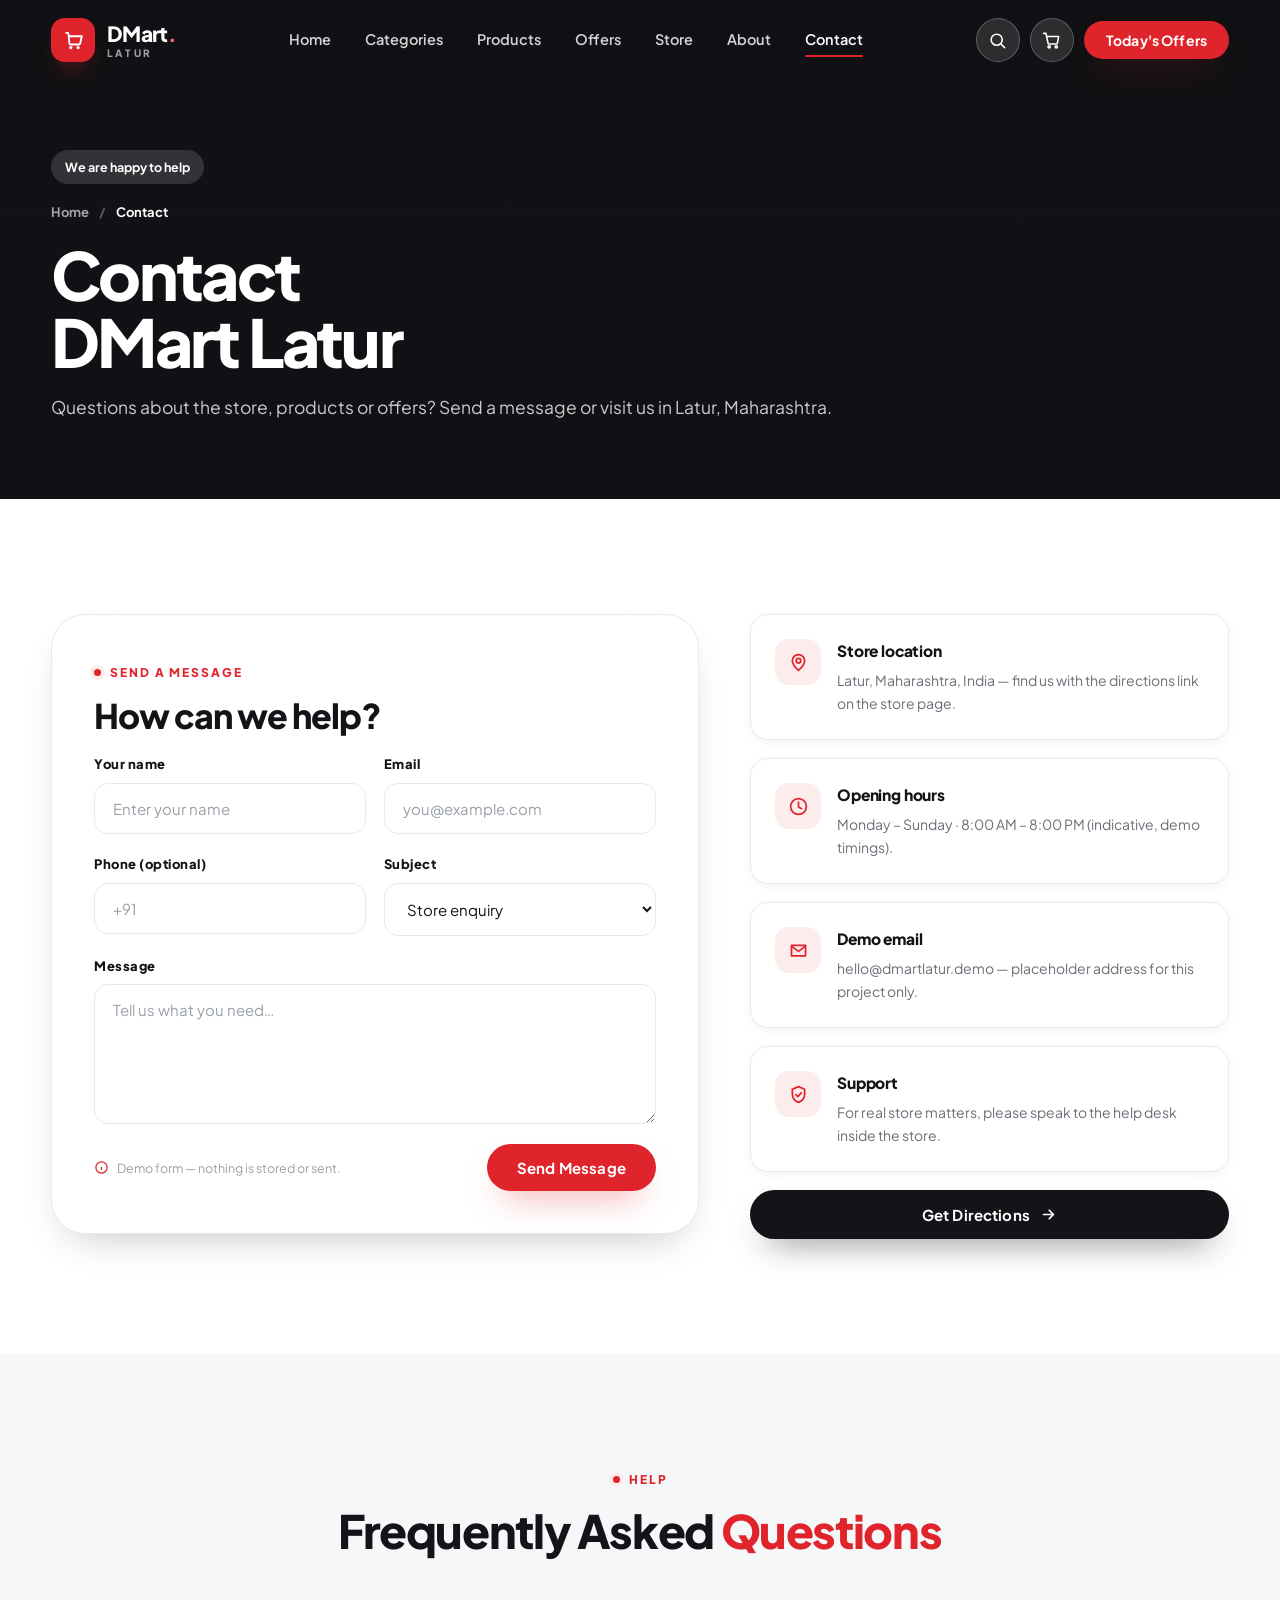
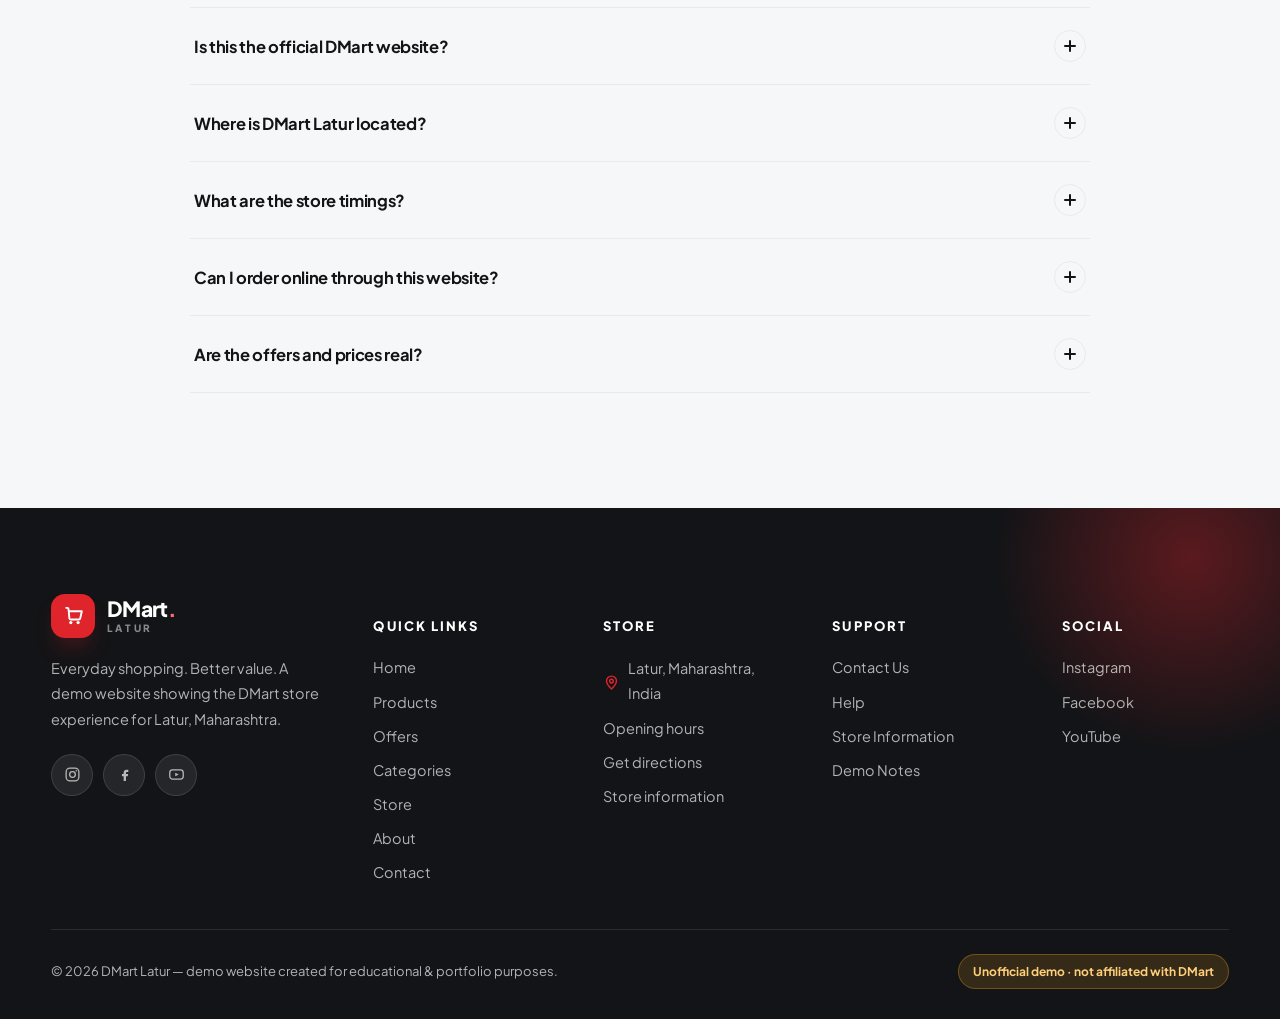
<file: contact.html>
<!DOCTYPE html>
<html lang="en">
<head>
<meta charset="UTF-8">
<meta name="viewport" content="width=device-width, initial-scale=1">
<title>Contact — DMart Latur | Latur, Maharashtra, India (Demo)</title>
<meta name="description" content="Contact DMart Latur — store location, opening hours and a demo enquiry form. DMart Latur, Maharashtra, India (demo website).">
<link rel="icon" href="data:image/svg+xml,<svg xmlns='http://www.w3.org/2000/svg' viewBox='0 0 64 64'><rect width='64' height='64' rx='16' fill='%23e0242b'/><text x='32' y='45' font-family='Arial' font-size='38' font-weight='bold' fill='white' text-anchor='middle'>D</text></svg>">
<link rel="preconnect" href="https://fonts.googleapis.com">
<link rel="preconnect" href="https://fonts.gstatic.com" crossorigin>
<link rel="preconnect" href="https://images.unsplash.com">
<link href="https://fonts.googleapis.com/css2?family=Plus+Jakarta+Sans:wght@400;500;600;700;800&display=swap" rel="stylesheet">
<link rel="stylesheet" href="css/base.css">
<link rel="stylesheet" href="css/components.css">
<link rel="stylesheet" href="css/sections.css">
</head>

<body data-page="contact">

<!-- ============ NAVBAR ============ -->
<header class="nav" id="nav">
  <div class="nav__progress" id="navProgress"></div>
  <div class="container nav__inner">
    <a class="brand" href="index.html" aria-label="DMart Latur home">
      <span class="brand__mark">
        <svg viewBox="0 0 24 24"><path d="M4.4 4h1.2a1 1 0 01.97.76l.4 1.74m0 0L7.7 15a1.6 1.6 0 001.56 1.25h8.1A1.6 1.6 0 0019 15l1.7-7.5H6.97" fill="none" stroke="#fff" stroke-width="2" stroke-linecap="round" stroke-linejoin="round"/><circle cx="9.2" cy="19.4" r="1.7" fill="#fff"/><circle cx="16.8" cy="19.4" r="1.7" fill="#fff"/></svg>
      </span>
      <span class="brand__text"><strong>DMart<i>.</i></strong><small>Latur</small></span>
    </a>

    <nav class="nav__links" aria-label="Primary navigation">
      <a class="nav__link" data-nav="home" href="index.html">Home</a>
      <a class="nav__link" data-nav="categories" href="categories.html">Categories</a>
      <a class="nav__link" data-nav="products" href="products.html">Products</a>
      <a class="nav__link" data-nav="offers" href="offers.html">Offers</a>
      <a class="nav__link" data-nav="store" href="store.html">Store</a>
      <a class="nav__link" data-nav="about" href="about.html">About</a>
      <a class="nav__link" data-nav="contact" href="contact.html">Contact</a>
    </nav>

    <div class="nav__actions">
      <button class="icon-btn" id="searchOpen" aria-label="Open search">
        <svg viewBox="0 0 24 24"><circle cx="11" cy="11" r="7"/><path d="M21 21l-4.3-4.3"/></svg>
      </button>
      <button class="icon-btn" data-cart-open aria-label="Open cart">
        <svg viewBox="0 0 24 24"><circle cx="9" cy="20" r="1.4"/><circle cx="18" cy="20" r="1.4"/><path d="M2 3h3l2.6 12.2a1.6 1.6 0 001.6 1.3h8.6a1.6 1.6 0 001.6-1.3L21 7H6"/></svg>
        <span class="icon-btn__badge" id="cartBadge">0</span>
      </button>
      <a class="btn btn--primary btn--sm nav__cta" href="offers.html" data-magnetic>Today's Offers</a>
      <button class="burger" id="burger" aria-label="Open menu"><span></span><span></span><span></span></button>
    </div>
  </div>
</header>

<!-- ============ MOBILE MENU ============ -->
<div class="mobile-menu" id="mobileMenu">
  <div class="mobile-menu__top">
    <a class="brand" href="index.html">
      <span class="brand__mark">
        <svg viewBox="0 0 24 24"><path d="M4.4 4h1.2a1 1 0 01.97.76l.4 1.74m0 0L7.7 15a1.6 1.6 0 001.56 1.25h8.1A1.6 1.6 0 0019 15l1.7-7.5H6.97" fill="none" stroke="#fff" stroke-width="2" stroke-linecap="round" stroke-linejoin="round"/><circle cx="9.2" cy="19.4" r="1.7" fill="#fff"/><circle cx="16.8" cy="19.4" r="1.7" fill="#fff"/></svg>
      </span>
      <span class="brand__text"><strong>DMart<i>.</i></strong><small>Latur</small></span>
    </a>
    <button class="icon-btn" id="menuClose" aria-label="Close menu">
      <svg viewBox="0 0 24 24"><path d="M18 6L6 18M6 6l12 12"/></svg>
    </button>
  </div>
  <nav class="mobile-menu__links" aria-label="Mobile navigation">
    <a data-nav="home" href="index.html">Home <span>01</span></a>
    <a data-nav="categories" href="categories.html">Categories <span>02</span></a>
    <a data-nav="products" href="products.html">Products <span>03</span></a>
    <a data-nav="offers" href="offers.html">Offers <span>04</span></a>
    <a data-nav="store" href="store.html">Store <span>05</span></a>
    <a data-nav="about" href="about.html">About <span>06</span></a>
    <a data-nav="contact" href="contact.html">Contact <span>07</span></a>
  </nav>
  <div class="mobile-menu__foot">
    <span class="mobile-menu__loc">
      <svg viewBox="0 0 24 24"><path d="M12 21s7-6.2 7-11a7 7 0 10-14 0c0 4.8 7 11 7 11z"/><circle cx="12" cy="10" r="2.6"/></svg>
      Latur, Maharashtra, India
    </span>
    <a class="btn btn--primary btn--block" href="offers.html">View Today's Offers</a>
  </div>
</div>

<!-- ============ SEARCH OVERLAY ============ -->
<div class="search" id="search" role="dialog" aria-modal="true" aria-label="Search products">
  <div class="search__backdrop"></div>
  <div class="search__panel">
    <div class="search__row">
      <svg viewBox="0 0 24 24"><circle cx="11" cy="11" r="7"/><path d="M21 21l-4.3-4.3"/></svg>
      <input class="search__input" id="searchInput" type="text" placeholder="Search products or categories…" autocomplete="off">
      <button class="search__esc" id="searchClose">ESC</button>
    </div>
    <div class="search__hint">Quick search</div>
    <div class="search__results" id="searchResults"></div>
    <div class="search__foot">
      <span>Try: rice · juice · baby care · stationery</span>
      <span>Demo search — filters this website's products</span>
    </div>
  </div>
</div>

<!-- ============ PAGE ============ -->
<main>

  <section class="page-hero">
    <div class="page-hero__bg" style="background-image:url('https://images.unsplash.com/photo-1578916171728-46686eac8d58?auto=format&fit=crop&w=1920&q=80')"></div>
    <div class="container page-hero__inner">
      <span class="chip chip--dark" data-reveal="up">We are happy to help</span>
      <nav class="breadcrumb" aria-label="Breadcrumb">
        <a href="index.html">Home</a><i>/</i><b>Contact</b>
      </nav>
      <h1 data-reveal="up" data-delay="0.06">Contact<br>DMart Latur</h1>
      <p data-reveal="up" data-delay="0.14">Questions about the store, products or offers? Send a message or visit us in Latur, Maharashtra.</p>
    </div>
  </section>

  <section class="section">
    <div class="container">
      <div class="contact__grid">

        <!-- form -->
        <form class="contact__form js-form" data-reveal="left" novalidate>
          <div>
            <span class="eyebrow">Send a message</span>
            <h2 class="section-title" style="font-size:clamp(24px,3vw,34px);margin-top:14px">How can we help?</h2>
          </div>

          <div class="form-grid">
            <div class="field">
              <label for="cName">Your name</label>
              <input id="cName" name="name" type="text" placeholder="Enter your name" required>
            </div>
            <div class="field">
              <label for="cEmail">Email</label>
              <input id="cEmail" name="email" type="email" placeholder="you@example.com" required>
            </div>
          </div>

          <div class="form-grid">
            <div class="field">
              <label for="cPhone">Phone (optional)</label>
              <input id="cPhone" name="phone" type="tel" placeholder="+91">
            </div>
            <div class="field">
              <label for="cSubject">Subject</label>
              <select id="cSubject" name="subject">
                <option>Store enquiry</option>
                <option>Product question</option>
                <option>Offers &amp; deals</option>
                <option>Feedback</option>
                <option>Something else</option>
              </select>
            </div>
          </div>

          <div class="field">
            <label for="cMessage">Message</label>
            <textarea id="cMessage" name="message" placeholder="Tell us what you need…" required></textarea>
          </div>

          <div style="display:flex;align-items:center;justify-content:space-between;gap:16px;flex-wrap:wrap">
            <span class="form-note">
              <svg viewBox="0 0 24 24"><circle cx="12" cy="12" r="9"/><path d="M12 11v5M12 8h.01"/></svg>
              Demo form — nothing is stored or sent.
            </span>
            <button class="btn btn--primary" type="submit" data-label="Send Message">Send Message</button>
          </div>
        </form>

        <!-- side info -->
        <div class="contact__side">
          <div class="info-card" data-reveal="right" data-delay="0.06">
            <span class="info-card__ic"><svg viewBox="0 0 24 24"><path d="M12 21s7-6.2 7-11a7 7 0 10-14 0c0 4.8 7 11 7 11z"/><circle cx="12" cy="10" r="2.6"/></svg></span>
            <div>
              <h4>Store location</h4>
              <p>Latur, Maharashtra, India — find us with the directions link on the store page.</p>
            </div>
          </div>

          <div class="info-card" data-reveal="right" data-delay="0.14">
            <span class="info-card__ic"><svg viewBox="0 0 24 24"><circle cx="12" cy="12" r="9"/><path d="M12 7v5.5l3.5 2"/></svg></span>
            <div>
              <h4>Opening hours</h4>
              <p>Monday – Sunday · 8:00 AM – 8:00 PM (indicative, demo timings).</p>
            </div>
          </div>

          <div class="info-card" data-reveal="right" data-delay="0.22">
            <span class="info-card__ic"><svg viewBox="0 0 24 24"><path d="M4 6h16v12H4z"/><path d="M4 7l8 6 8-6"/></svg></span>
            <div>
              <h4>Demo email</h4>
              <p>hello@dmartlatur.demo — placeholder address for this project only.</p>
            </div>
          </div>

          <div class="info-card" data-reveal="right" data-delay="0.3">
            <span class="info-card__ic"><svg viewBox="0 0 24 24"><path d="M12 3l7 3v5.6c0 4.4-2.9 7.7-7 9.4-4.1-1.7-7-5-7-9.4V6z"/><path d="M9 12.2l2.2 2.2 4-4.2"/></svg></span>
            <div>
              <h4>Support</h4>
              <p>For real store matters, please speak to the help desk inside the store.</p>
            </div>
          </div>

          <a class="btn btn--dark btn--block" href="https://www.google.com/maps/search/?api=1&query=DMart+Latur+Maharashtra" target="_blank" rel="noopener" data-reveal="up" data-delay="0.36" data-magnetic>
            Get Directions
            <svg width="17" height="17" viewBox="0 0 24 24" fill="none" stroke="currentColor" stroke-width="2.4" stroke-linecap="round" stroke-linejoin="round"><path d="M5 12h14M13 6l6 6-6 6"/></svg>
          </a>
        </div>
      </div>
    </div>
  </section>

  <!-- FAQ -->
  <section class="section section--surface" id="faq">
    <div class="container" style="max-width:min(900px,92%)">
      <div class="section-head" style="justify-content:center;text-align:center">
        <div class="section-head__copy" style="align-items:center">
          <span class="eyebrow" data-reveal="up">Help</span>
          <h2 class="section-title" data-reveal="up" data-delay="0.08">Frequently Asked <em>Questions</em></h2>
        </div>
      </div>

      <div class="acc" data-reveal="up">
        <div class="acc__item">
          <button class="acc__btn" type="button">
            Is this the official DMart website?
            <span class="acc__ico"></span>
          </button>
          <div class="acc__body">
            <p>No. This is an independent demo website created for a college project and portfolio use. It is not affiliated with, or operated by, DMart. Product names, prices and offers are illustrative demo content.</p>
          </div>
        </div>

        <div class="acc__item">
          <button class="acc__btn" type="button">
            Where is DMart Latur located?
            <span class="acc__ico"></span>
          </button>
          <div class="acc__body">
            <p>The store is in Latur, Maharashtra, India. This demo does not list an exact street address — use the “Get Directions” button on the store page to open the location in maps.</p>
          </div>
        </div>

        <div class="acc__item">
          <button class="acc__btn" type="button">
            What are the store timings?
            <span class="acc__ico"></span>
          </button>
          <div class="acc__body">
            <p>The timings shown (8:00 AM – 8:00 PM, all week) are indicative for this demo. Please confirm the actual timings locally before visiting.</p>
          </div>
        </div>

        <div class="acc__item">
          <button class="acc__btn" type="button">
            Can I order online through this website?
            <span class="acc__ico"></span>
          </button>
          <div class="acc__body">
            <p>No — this is a static demo site, so cart and checkout actions are simulated only. For real purchases, visit the store in Latur and check current delivery or pickup options with the team there.</p>
          </div>
        </div>

        <div class="acc__item">
          <button class="acc__btn" type="button">
            Are the offers and prices real?
            <span class="acc__ico"></span>
          </button>
          <div class="acc__body">
            <p>The offers, discounts and prices on this website are demo content created to show the design. They are not a real price list and should not be treated as one.</p>
          </div>
        </div>
      </div>
    </div>
  </section>

</main>

<!-- ============ FOOTER ============ -->
<footer class="footer">
  <div class="container">
    <div class="footer__main">
      <div class="footer__brand">
        <a class="brand" href="index.html">
          <span class="brand__mark">
            <svg viewBox="0 0 24 24"><path d="M4.4 4h1.2a1 1 0 01.97.76l.4 1.74m0 0L7.7 15a1.6 1.6 0 001.56 1.25h8.1A1.6 1.6 0 0019 15l1.7-7.5H6.97" fill="none" stroke="#fff" stroke-width="2" stroke-linecap="round" stroke-linejoin="round"/><circle cx="9.2" cy="19.4" r="1.7" fill="#fff"/><circle cx="16.8" cy="19.4" r="1.7" fill="#fff"/></svg>
          </span>
          <span class="brand__text"><strong>DMart<i>.</i></strong><small>Latur</small></span>
        </a>
        <p>Everyday shopping. Better value. A demo website showing the DMart store experience for Latur, Maharashtra.</p>
        <div class="footer__socials">
          <a href="#" aria-label="Instagram" data-no-transition><svg viewBox="0 0 24 24"><rect x="3" y="3" width="18" height="18" rx="5.5"/><circle cx="12" cy="12" r="4"/><circle cx="17.4" cy="6.6" r="1.1" fill="currentColor" stroke="none"/></svg></a>
          <a href="#" aria-label="Facebook" data-no-transition><svg viewBox="0 0 24 24"><path d="M14.8 8.4h2.6V5.2h-2.6c-2.3 0-4 1.8-4 4.1v1.9H8.4v3.2h2.4V21h3.3v-6.6h2.5l.5-3.2h-3V9.4c0-.6.4-1 1.2-1z" fill="currentColor" stroke="none"/></svg></a>
          <a href="#" aria-label="YouTube" data-no-transition><svg viewBox="0 0 24 24"><rect x="2.5" y="5.6" width="19" height="12.8" rx="4"/><path d="M10.2 9.6l5 2.4-5 2.4z" fill="currentColor" stroke="none"/></svg></a>
        </div>
      </div>

      <div class="footer__col">
        <h5>Quick Links</h5>
        <ul>
          <li><a href="index.html">Home</a></li>
          <li><a href="products.html">Products</a></li>
          <li><a href="offers.html">Offers</a></li>
          <li><a href="categories.html">Categories</a></li>
          <li><a href="store.html">Store</a></li>
          <li><a href="about.html">About</a></li>
          <li><a href="contact.html">Contact</a></li>
        </ul>
      </div>

      <div class="footer__col">
        <h5>Store</h5>
        <ul>
          <li class="footer__store">
            <svg viewBox="0 0 24 24"><path d="M12 21s7-6.2 7-11a7 7 0 10-14 0c0 4.8 7 11 7 11z"/><circle cx="12" cy="10" r="2.6"/></svg>
            <span>Latur, Maharashtra, India</span>
          </li>
          <li><a href="store.html">Opening hours</a></li>
          <li><a href="https://www.google.com/maps/search/?api=1&query=DMart+Latur+Maharashtra" target="_blank" rel="noopener">Get directions</a></li>
          <li><a href="store.html">Store information</a></li>
        </ul>
      </div>

      <div class="footer__col">
        <h5>Support</h5>
        <ul>
          <li><a href="contact.html">Contact Us</a></li>
          <li><a href="contact.html#faq">Help</a></li>
          <li><a href="store.html">Store Information</a></li>
          <li><a href="about.html">Demo Notes</a></li>
        </ul>
      </div>

      <div class="footer__col">
        <h5>Social</h5>
        <ul>
          <li><a href="#" data-no-transition>Instagram</a></li>
          <li><a href="#" data-no-transition>Facebook</a></li>
          <li><a href="#" data-no-transition>YouTube</a></li>
        </ul>
      </div>
    </div>

    <div class="footer__bar">
      <p>© <span data-year>2026</span> DMart Latur — demo website created for educational &amp; portfolio purposes.</p>
      <span class="footer__demo">Unofficial demo · not affiliated with DMart</span>
    </div>
  </div>
</footer>

<!-- ============ CURTAIN ============ -->
<div class="curtain" id="curtain" aria-hidden="true">
  <div class="curtain__panels"><span></span><span></span><span></span><span></span><span></span></div>
  <div class="curtain__brand">
    <div class="loader-mark">
      <span class="loader-mark__box">
        <svg viewBox="0 0 24 24"><path d="M4.4 4h1.2a1 1 0 01.97.76l.4 1.74m0 0L7.7 15a1.6 1.6 0 001.56 1.25h8.1A1.6 1.6 0 0019 15l1.7-7.5H6.97" fill="none" stroke="#fff" stroke-width="2" stroke-linecap="round" stroke-linejoin="round"/><circle cx="9.2" cy="19.4" r="1.7" fill="#fff"/><circle cx="16.8" cy="19.4" r="1.7" fill="#fff"/></svg>
      </span>
      <span class="loader-mark__txt">DMart<span>.</span></span>
    </div>
    <div class="loader-bar"><i></i></div>
    <div class="loader-sub">Latur · Maharashtra</div>
  </div>
</div>
<noscript><style>#curtain{display:none}[data-reveal]{opacity:1;transform:none;filter:none}</style></noscript>

<script src="js/data.js"></script>
<script src="js/main.js"></script>
</body>
</html>
</file>
<file: css/base.css>
/* ============================================================
   DMart Latur — Base: tokens, reset, typography, utilities
   ============================================================ */

:root{
  /* colour system */
  --red:#e0242b;
  --red-600:#c81c23;
  --red-700:#a5161c;
  --red-soft:#fdecec;
  --ink:#131417;
  --ink-2:#1b1d21;
  --ink-3:#26282d;
  --gray:#6a6f78;
  --gray-2:#9aa0a8;
  --line:#e8e9ed;
  --surface:#f6f7f9;
  --white:#fff;
  --amber:#ffb020;
  --orange:#ff7a18;

  /* shape */
  --r-sm:12px;
  --r-md:18px;
  --r-lg:26px;
  --r-xl:34px;

  /* elevation */
  --sh-sm:0 2px 10px rgba(19,20,23,.05);
  --sh-md:0 18px 44px -22px rgba(19,20,23,.32);
  --sh-lg:0 40px 80px -40px rgba(19,20,23,.45);
  --sh-red:0 16px 34px -16px rgba(224,36,43,.65);

  /* motion */
  --ease:cubic-bezier(.22,1,.36,1);
  --ease-soft:cubic-bezier(.4,0,.2,1);

  /* layout */
  --nav-h:80px;
  --nav-h-sm:64px;
  --font:'Plus Jakarta Sans',-apple-system,BlinkMacSystemFont,'Segoe UI',Roboto,Helvetica,Arial,sans-serif;
}

*,*::before,*::after{box-sizing:border-box}

html{
  scroll-behavior:smooth;
  -webkit-text-size-adjust:100%;
}

body{
  margin:0;
  font-family:var(--font);
  color:var(--ink);
  background:var(--white);
  line-height:1.6;
  font-size:16px;
  overflow-x:hidden;
  -webkit-font-smoothing:antialiased;
}

body.no-scroll{overflow:hidden}

img{max-width:100%;display:block}
a{color:inherit;text-decoration:none}
button,input,select,textarea{font-family:inherit;font-size:inherit;color:inherit}
button{cursor:pointer;border:none;background:none}
ul{margin:0;padding:0;list-style:none}
h1,h2,h3,h4,p{margin:0}

::selection{background:var(--red);color:#fff}

:focus-visible{
  outline:2px solid var(--red);
  outline-offset:3px;
  border-radius:4px;
}

/* ---------- scrollbar ---------- */
::-webkit-scrollbar{width:10px}
::-webkit-scrollbar-track{background:var(--surface)}
::-webkit-scrollbar-thumb{background:#cfd2d7;border-radius:20px;border:2px solid var(--surface)}
::-webkit-scrollbar-thumb:hover{background:var(--red)}

/* ---------- typography helpers ---------- */
.eyebrow{
  display:inline-flex;
  align-items:center;
  gap:9px;
  font-size:12px;
  font-weight:800;
  letter-spacing:.16em;
  text-transform:uppercase;
  color:var(--red);
}
.eyebrow::before{
  content:"";
  width:7px;height:7px;border-radius:50%;
  background:var(--red);
  box-shadow:0 0 0 4px var(--red-soft);
}
.eyebrow--light{color:#ffd7d9}
.eyebrow--light::before{background:#ff6b70;box-shadow:0 0 0 4px rgba(255,107,112,.22)}

.section-title{
  font-size:clamp(28px,4vw,46px);
  font-weight:800;
  letter-spacing:-.03em;
  line-height:1.1;
}
.section-title em{
  font-style:normal;
  color:var(--red);
}
.lead{
  color:var(--gray);
  font-size:clamp(15px,1.4vw,17px);
  line-height:1.75;
  max-width:62ch;
}
.text-light{color:rgba(255,255,255,.72)}

/* ---------- layout ---------- */
.container{width:min(1220px,92%);margin-inline:auto}
.section{padding:clamp(70px,9vw,124px) 0;position:relative}
.section--tight{padding:clamp(54px,6vw,86px) 0}
.section--surface{background:var(--surface)}
.section-head{
  display:flex;
  justify-content:space-between;
  align-items:flex-end;
  gap:32px;
  margin-bottom:clamp(34px,4vw,54px);
}
.section-head__copy{display:flex;flex-direction:column;gap:16px}
.section-head .lead{margin-top:-4px}
.section-link{
  display:inline-flex;align-items:center;gap:10px;
  font-weight:700;font-size:14.5px;color:var(--ink);
  padding:12px 22px;border-radius:999px;
  background:var(--white);border:1px solid var(--line);
  box-shadow:var(--sh-sm);
  transition:.4s var(--ease);
  white-space:nowrap;
}
.section-link svg{transition:transform .4s var(--ease)}
.section-link:hover{border-color:var(--ink);box-shadow:var(--sh-md);transform:translateY(-2px)}
.section-link:hover svg{transform:translateX(5px)}
@media(max-width:760px){
  .section-head{flex-direction:column;align-items:flex-start}
}

/* ---------- buttons ---------- */
.btn{
  position:relative;
  display:inline-flex;
  align-items:center;
  justify-content:center;
  gap:10px;
  padding:16px 30px;
  border-radius:999px;
  font-weight:700;
  font-size:15px;
  letter-spacing:.01em;
  line-height:1;
  transition:transform .45s var(--ease),box-shadow .45s var(--ease),background .3s,color .3s,border-color .3s;
  will-change:transform;
  overflow:hidden;
}
.btn svg{transition:transform .45s var(--ease)}
.btn:hover svg{transform:translateX(5px)}
.btn:active{transform:scale(.97)}

.btn--primary{background:var(--red);color:#fff;box-shadow:var(--sh-red)}
.btn--primary:hover{background:var(--red-600);box-shadow:0 22px 42px -16px rgba(224,36,43,.72);transform:translateY(-3px)}

.btn--dark{background:var(--ink);color:#fff;box-shadow:0 16px 34px -18px rgba(19,20,23,.9)}
.btn--dark:hover{background:var(--ink-3);transform:translateY(-3px)}

.btn--ghost{
  background:rgba(255,255,255,.1);
  color:#fff;
  border:1px solid rgba(255,255,255,.38);
  backdrop-filter:blur(10px);
  -webkit-backdrop-filter:blur(10px);
}
.btn--ghost:hover{background:#fff;color:var(--ink);border-color:#fff;transform:translateY(-3px)}

.btn--light{background:#fff;color:var(--ink);box-shadow:var(--sh-md)}
.btn--light:hover{transform:translateY(-3px);box-shadow:var(--sh-lg)}

.btn--sm{padding:12px 22px;font-size:14px}
.btn--block{width:100%}

.btn .btn__ic{display:inline-flex}

/* ---------- reveal on scroll ---------- */
 [data-reveal]{
  opacity:0;
  transition:opacity .9s var(--ease),transform .9s var(--ease),filter .9s var(--ease);
  transition-delay:var(--d,0s);
  will-change:opacity,transform;
}
[data-reveal="up"]{transform:translate3d(0,38px,0)}
[data-reveal="down"]{transform:translate3d(0,-38px,0)}
[data-reveal="left"]{transform:translate3d(-46px,0,0)}
[data-reveal="right"]{transform:translate3d(46px,0,0)}
[data-reveal="scale"]{transform:scale(.94)}
[data-reveal="blur"]{filter:blur(14px);transform:translate3d(0,26px,0)}
[data-reveal="zoom"]{transform:scale(1.12);opacity:0}
[data-reveal].is-in{opacity:1;transform:none;filter:none}

/* ---------- page curtain / transitions ---------- */
.curtain{
  position:fixed;
  inset:0;
  z-index:11000;
  pointer-events:all;
}
.curtain.is-out{pointer-events:none}
.curtain__panels{
  position:absolute;
  inset:0;
  display:grid;
  grid-template-columns:repeat(5,1fr);
}
.curtain__panels span{
  background:var(--ink);
  transform:translateY(0);
  transition:transform .6s var(--ease);
}
.curtain__panels span:nth-child(1){transition-delay:.16s;background:#111216}
.curtain__panels span:nth-child(2){transition-delay:.10s;background:#15161a}
.curtain__panels span:nth-child(3){transition-delay:.04s;background:#111216}
.curtain__panels span:nth-child(4){transition-delay:.10s;background:#15161a}
.curtain__panels span:nth-child(5){transition-delay:.16s;background:#111216}
.curtain.is-out .curtain__panels span{transform:translateY(-101%)}
/* covering again (page navigation) is fast and uniform */
.curtain:not(.is-out) .curtain__panels span{
  transition-duration:.42s;
  transition-delay:0s;
}

.curtain__brand{
  position:absolute;
  inset:0;
  display:grid;
  place-content:center;
  justify-items:center;
  gap:22px;
  transition:opacity .4s var(--ease),transform .5s var(--ease);
}
.curtain.is-out .curtain__brand{opacity:0;transform:translateY(-16px) scale(.95)}

.loader-mark{
  display:flex;align-items:center;gap:14px;
  animation:loaderPop .8s var(--ease) both;
}
.loader-mark__box{
  width:58px;height:58px;border-radius:17px;
  background:var(--red);
  display:grid;place-items:center;
  box-shadow:0 20px 46px -18px rgba(224,36,43,.9);
}
.loader-mark__box svg{width:30px;height:30px;fill:#fff}
.loader-mark__txt{
  color:#fff;font-size:32px;font-weight:800;letter-spacing:-.03em;
  animation:fadeUp .7s .15s var(--ease) both;
}
.loader-mark__txt span{color:var(--red)}
.loader-bar{
  width:180px;height:3px;border-radius:3px;
  background:rgba(255,255,255,.16);overflow:hidden;
}
.loader-bar i{
  display:block;height:100%;width:100%;
  background:linear-gradient(90deg,var(--red),var(--orange));
  transform-origin:left;
  animation:loaderBar 1.05s .1s var(--ease-soft) both;
}
.loader-sub{
  color:rgba(255,255,255,.5);
  font-size:12px;letter-spacing:.32em;text-transform:uppercase;font-weight:700;
  animation:fadeUp .6s .35s var(--ease) both;
}

@keyframes loaderPop{
  0%{opacity:0;transform:scale(.6)}
  60%{opacity:1;transform:scale(1.06)}
  100%{opacity:1;transform:scale(1)}
}
@keyframes loaderBar{
  0%{transform:scaleX(0)}
  100%{transform:scaleX(1)}
}
@keyframes fadeUp{
  from{opacity:0;transform:translateY(14px)}
  to{opacity:1;transform:none}
}

/* ---------- custom cursor ---------- */
.cursor-ring,.cursor-dot{
  position:fixed;
  top:0;left:0;
  pointer-events:none;
  z-index:12000;
  opacity:0;
  border-radius:50%;
}
.cursor-ring{
  width:38px;height:38px;
  margin:-19px 0 0 -19px;
  border:1.5px solid rgba(224,36,43,.7);
  transition:width .35s var(--ease),height .35s var(--ease),margin .35s var(--ease),
             background-color .35s,border-color .35s,opacity .3s;
}
.cursor-dot{
  width:6px;height:6px;
  margin:-3px 0 0 -3px;
  background:var(--red);
  transition:opacity .3s,transform .3s;
}
body.cursor-on .cursor-ring,
body.cursor-on .cursor-dot{opacity:1}
body.cursor-hot .cursor-ring{
  width:64px;height:64px;margin:-32px 0 0 -32px;
  background:rgba(224,36,43,.1);
  border-color:rgba(224,36,43,.28);
}
body.cursor-hot .cursor-dot{transform:scale(.4)}
body.cursor-press .cursor-ring{width:28px;height:28px;margin:-14px 0 0 -14px}

@media(pointer:coarse){
  .cursor-ring,.cursor-dot{display:none!important}
}

/* ---------- toast ---------- */
.toast{
  position:fixed;
  left:50%;
  bottom:34px;
  z-index:13000;
  transform:translate(-50%,140%);
  display:flex;align-items:center;gap:12px;
  background:var(--ink);
  color:#fff;
  padding:15px 26px 15px 18px;
  border-radius:999px;
  font-size:14.5px;
  font-weight:600;
  box-shadow:0 30px 60px -24px rgba(0,0,0,.7);
  transition:transform .6s var(--ease),opacity .4s;
  opacity:0;
  max-width:min(92vw,540px);
}
.toast.is-show{transform:translate(-50%,0);opacity:1}
.toast__check{
  width:26px;height:26px;border-radius:50%;
  background:var(--red);
  display:grid;place-items:center;
  flex:none;
}
.toast__check svg{width:14px;height:14px;stroke:#fff;fill:none;stroke-width:3}

/* ---------- misc ---------- */
.chip{
  display:inline-flex;align-items:center;gap:7px;
  padding:7px 14px;border-radius:999px;
  font-size:12.5px;font-weight:700;
  background:var(--red-soft);color:var(--red-700);
}
.chip--dark{background:rgba(255,255,255,.14);color:#fff}
.badge-off{
  display:inline-flex;align-items:center;
  padding:6px 11px;border-radius:8px;
  background:var(--red);color:#fff;
  font-size:12px;font-weight:800;letter-spacing:.02em;
}
.badge-tag{
  display:inline-flex;align-items:center;
  padding:6px 11px;border-radius:8px;
  background:var(--amber);color:#3d2600;
  font-size:11.5px;font-weight:800;letter-spacing:.03em;text-transform:uppercase;
}
.price{font-weight:800;font-size:17px;letter-spacing:-.02em}
.price--mrp{
  font-size:13.5px;font-weight:600;color:var(--gray-2);
  text-decoration:line-through;
}
.stars{display:inline-flex;gap:2px;align-items:center}
.stars svg{width:14px;height:14px;fill:var(--amber)}
.stars span{font-size:12.5px;font-weight:700;color:var(--gray);margin-left:6px}

.divider-line{height:1px;background:var(--line);border:0;margin:0}

/* reduced motion */
@media(prefers-reduced-motion:reduce){
  *,*::before,*::after{
    animation-duration:.01ms!important;
    animation-iteration-count:1!important;
    transition-duration:.01ms!important;
    scroll-behavior:auto!important;
  }
  [data-reveal]{opacity:1!important;transform:none!important;filter:none!important}
}
</file>
<file: css/components.css>
/* ============================================================
   DMart Latur — Components: navbar, search, cards, footer, forms
   ============================================================ */

/* ---------- navbar ---------- */
.nav{
  position:fixed;
  top:0;left:0;right:0;
  z-index:9000;
  transition:background .45s var(--ease),box-shadow .45s var(--ease),border-color .45s;
  border-bottom:1px solid transparent;
}
.nav__progress{
  position:absolute;
  top:0;left:0;height:3px;width:0;
  background:linear-gradient(90deg,var(--red),var(--orange));
  z-index:2;
  transition:width .12s linear;
}
.nav__inner{
  height:var(--nav-h);
  display:flex;
  align-items:center;
  gap:26px;
  transition:height .45s var(--ease);
}
.nav.is-scrolled{
  background:rgba(255,255,255,.86);
  backdrop-filter:blur(16px) saturate(1.5);
  -webkit-backdrop-filter:blur(16px) saturate(1.5);
  box-shadow:0 16px 40px -26px rgba(19,20,23,.55);
  border-color:rgba(232,233,237,.9);
}
.nav.is-scrolled .nav__inner{height:var(--nav-h-sm)}

/* brand */
.brand{display:flex;align-items:center;gap:12px;flex:none}
.brand__mark{
  width:44px;height:44px;border-radius:14px;
  background:var(--red);
  display:grid;place-items:center;
  box-shadow:0 14px 26px -14px rgba(224,36,43,.9);
  transition:transform .5s var(--ease);
}
.brand:hover .brand__mark{transform:rotate(-8deg) scale(1.06)}
.brand__mark svg{width:23px;height:23px;fill:#fff}
.brand__text{display:flex;flex-direction:column;line-height:1}
.brand__text strong{
  font-size:21px;font-weight:800;letter-spacing:-.035em;color:#fff;
  transition:color .4s;
}
.brand__text strong i{font-style:normal;color:#ff6b70;transition:color .4s}
.brand__text small{
  font-size:10px;font-weight:800;letter-spacing:.28em;text-transform:uppercase;
  color:rgba(255,255,255,.6);margin-top:4px;transition:color .4s;
}
.nav.is-scrolled .brand__text strong,
.nav.solid .brand__text strong{color:var(--ink)}
.nav.is-scrolled .brand__text strong i,
.nav.solid .brand__text strong i{color:var(--red)}
.nav.is-scrolled .brand__text small,
.nav.solid .brand__text small{color:var(--gray)}

/* links */
.nav__links{
  display:flex;
  align-items:center;
  gap:4px;
  margin-inline:auto;
}
.nav__link{
  position:relative;
  padding:10px 15px;
  font-size:14.5px;
  font-weight:600;
  color:rgba(255,255,255,.82);
  border-radius:999px;
  transition:color .35s,background .35s;
}
.nav__link::after{
  content:"";
  position:absolute;
  left:15px;right:15px;bottom:5px;
  height:2px;border-radius:2px;
  background:var(--red);
  transform:scaleX(0);
  transform-origin:right;
  transition:transform .45s var(--ease);
}
.nav__link:hover{color:#fff;background:rgba(255,255,255,.1)}
.nav__link:hover::after{transform:scaleX(1);transform-origin:left}
.nav.is-scrolled .nav__link,
.nav.solid .nav__link{color:var(--ink)}
.nav.is-scrolled .nav__link:hover,
.nav.solid .nav__link:hover{color:var(--red);background:var(--red-soft)}
.nav__link.is-active{color:#fff}
.nav.is-scrolled .nav__link.is-active,
.nav.solid .nav__link.is-active{color:var(--red)}
.nav__link.is-active::after{transform:scaleX(1)}

/* actions */
.nav__actions{display:flex;align-items:center;gap:10px;flex:none}
.icon-btn{
  width:44px;height:44px;
  border-radius:50%;
  display:grid;place-items:center;
  color:#fff;
  background:rgba(255,255,255,.12);
  border:1px solid rgba(255,255,255,.22);
  position:relative;
  transition:.4s var(--ease);
}
.icon-btn svg{width:19px;height:19px;stroke:currentColor;fill:none;stroke-width:2;stroke-linecap:round;stroke-linejoin:round}
.icon-btn:hover{background:#fff;color:var(--ink);transform:translateY(-2px)}
.nav.is-scrolled .icon-btn,
.nav.solid .icon-btn{background:var(--surface);border-color:var(--line);color:var(--ink)}
.nav.is-scrolled .icon-btn:hover,
.nav.solid .icon-btn:hover{background:var(--ink);color:#fff;border-color:var(--ink)}
.icon-btn__badge{
  position:absolute;top:-3px;right:-3px;
  min-width:19px;height:19px;padding:0 5px;
  border-radius:999px;
  background:var(--red);color:#fff;
  font-size:11px;font-weight:800;
  display:grid;place-items:center;
  border:2px solid #fff;
  transform:scale(0);
  transition:transform .45s var(--ease);
}
.icon-btn__badge.is-on{transform:scale(1)}
.icon-btn__badge.is-bump{animation:bump .5s var(--ease)}
@keyframes bump{0%{transform:scale(1)}40%{transform:scale(1.45)}100%{transform:scale(1)}}

.nav__cta{flex:none}

/* burger */
.burger{
  display:none;
  width:44px;height:44px;
  border-radius:50%;
  background:rgba(255,255,255,.12);
  border:1px solid rgba(255,255,255,.22);
  place-items:center;
  transition:.4s var(--ease);
}
.burger span{
  display:block;
  width:18px;height:2px;
  background:#fff;
  border-radius:2px;
  transition:.4s var(--ease);
}
.burger span+span{margin-top:4px}
.nav.is-scrolled .burger{background:var(--surface);border-color:var(--line)}
.nav.is-scrolled .burger span{background:var(--ink)}
body.menu-open .burger span:nth-child(1){transform:translateY(6px) rotate(45deg)}
body.menu-open .burger span:nth-child(2){opacity:0}
body.menu-open .burger span:nth-child(3){transform:translateY(-6px) rotate(-45deg)}

/* ---------- mobile menu ---------- */
.mobile-menu{
  position:fixed;
  inset:0;
  z-index:9600;
  background:var(--white);
  transform:translateX(100%);
  transition:transform .6s var(--ease);
  display:flex;
  flex-direction:column;
  padding:26px clamp(22px,6vw,40px) 40px;
  overflow-y:auto;
}
body.menu-open .mobile-menu{transform:translateX(0)}
.mobile-menu__top{display:flex;justify-content:space-between;align-items:center;margin-bottom:36px}
.mobile-menu .brand__text strong{color:var(--ink)}
.mobile-menu .brand__text strong i{color:var(--red)}
.mobile-menu .brand__text small{color:var(--gray)}
.mobile-menu__top .icon-btn{background:var(--surface);border-color:var(--line);color:var(--ink)}
.mobile-menu__links{display:flex;flex-direction:column;gap:6px}
.mobile-menu__links a{
  display:flex;align-items:center;justify-content:space-between;
  padding:17px 4px;
  font-size:24px;font-weight:800;letter-spacing:-.03em;
  border-bottom:1px solid var(--line);
  opacity:0;
  transform:translateX(40px);
  transition:opacity .5s var(--ease),transform .5s var(--ease),color .3s;
}
body.menu-open .mobile-menu__links a{opacity:1;transform:none}
.mobile-menu__links a span{color:var(--gray-2);font-size:13px;font-weight:700;letter-spacing:.1em}
.mobile-menu__links a:hover{color:var(--red)}
.mobile-menu__links a:nth-child(1){transition-delay:.14s}
.mobile-menu__links a:nth-child(2){transition-delay:.19s}
.mobile-menu__links a:nth-child(3){transition-delay:.24s}
.mobile-menu__links a:nth-child(4){transition-delay:.29s}
.mobile-menu__links a:nth-child(5){transition-delay:.34s}
.mobile-menu__links a:nth-child(6){transition-delay:.39s}
.mobile-menu__links a:nth-child(7){transition-delay:.44s}
.mobile-menu__foot{margin-top:auto;padding-top:34px;display:flex;flex-direction:column;gap:16px}
.mobile-menu__loc{
  display:flex;align-items:center;gap:10px;
  font-size:14px;font-weight:700;color:var(--gray);
}
.mobile-menu__loc svg{width:17px;height:17px;stroke:var(--red);fill:none;stroke-width:2}

/* ---------- search overlay ---------- */
.search{
  position:fixed;
  inset:0;
  z-index:10000;
  visibility:hidden;
  opacity:0;
  transition:opacity .4s var(--ease),visibility .4s;
}
.search.is-open{visibility:visible;opacity:1}
.search__backdrop{
  position:absolute;inset:0;
  background:rgba(15,16,19,.6);
  backdrop-filter:blur(14px);
  -webkit-backdrop-filter:blur(14px);
}
.search__panel{
  position:relative;
  width:min(720px,92%);
  margin:12vh auto 0;
  background:#fff;
  border-radius:var(--r-lg);
  padding:26px;
  box-shadow:var(--sh-lg);
  transform:translateY(30px) scale(.97);
  opacity:0;
  transition:transform .55s var(--ease),opacity .45s var(--ease);
  max-height:74vh;
  display:flex;
  flex-direction:column;
}
.search.is-open .search__panel{transform:none;opacity:1}
.search__row{
  display:flex;align-items:center;gap:14px;
  padding-bottom:20px;
  border-bottom:1px solid var(--line);
}
.search__row svg{width:22px;height:22px;stroke:var(--gray-2);fill:none;stroke-width:2;flex:none}
.search__input{
  flex:1;border:0;outline:0;
  font-size:clamp(18px,2.4vw,24px);
  font-weight:700;letter-spacing:-.02em;
  background:transparent;
}
.search__input::placeholder{color:var(--gray-2);font-weight:600}
.search__esc{
  font-size:11px;font-weight:800;letter-spacing:.1em;
  color:var(--gray);
  background:var(--surface);
  border:1px solid var(--line);
  padding:7px 11px;border-radius:8px;
  flex:none;
}
.search__hint{
  font-size:12px;font-weight:700;letter-spacing:.14em;text-transform:uppercase;
  color:var(--gray-2);
  margin:18px 0 10px;
}
.search__results{overflow-y:auto;display:flex;flex-direction:column;gap:4px;min-height:80px}
.search__item{
  display:flex;align-items:center;gap:14px;
  padding:11px;border-radius:14px;
  transition:background .3s,transform .3s var(--ease);
}
.search__item:hover{background:var(--surface);transform:translateX(5px)}
.search__item img{width:52px;height:52px;border-radius:11px;object-fit:cover;flex:none}
.search__item strong{display:block;font-size:15px;font-weight:700}
.search__item small{color:var(--gray);font-size:12.5px;text-transform:capitalize}
.search__item .search__go{
  margin-left:auto;width:34px;height:34px;border-radius:50%;
  background:#fff;border:1px solid var(--line);
  display:grid;place-items:center;flex:none;
  transition:.35s var(--ease);
}
.search__item:hover .search__go{background:var(--red);border-color:var(--red)}
.search__item .search__go svg{width:15px;height:15px;stroke:var(--ink);stroke-width:2.2;fill:none;transition:.35s}
.search__item:hover .search__go svg{stroke:#fff;transform:translateX(2px)}
.search__empty{padding:26px 8px;color:var(--gray);font-size:14.5px;text-align:center}
.search__foot{
  margin-top:16px;padding-top:16px;border-top:1px solid var(--line);
  display:flex;justify-content:space-between;gap:12px;
  font-size:12.5px;color:var(--gray-2);font-weight:600;
}

/* ---------- page hero (inner pages) ---------- */
.page-hero{
  position:relative;
  min-height:52vh;
  display:grid;
  align-items:end;
  padding:calc(var(--nav-h) + 70px) 0 clamp(48px,6vw,76px);
  color:#fff;
  overflow:hidden;
  background:var(--ink);
}
.page-hero__bg{
  position:absolute;
  inset:-8% 0 0;
  background-size:cover;
  background-position:center;
  transform:scale(1.06);
  animation:heroDrift 22s ease-in-out infinite alternate;
}
.page-hero::after{
  content:"";
  position:absolute;inset:0;
  background:linear-gradient(180deg,rgba(15,16,19,.86) 0%,rgba(15,16,19,.55) 42%,rgba(15,16,19,.92) 100%);
}
@keyframes heroDrift{
  from{transform:scale(1.06) translate3d(0,0,0)}
  to{transform:scale(1.14) translate3d(-1.5%,-1.5%,0)}
}
.page-hero__inner{position:relative;z-index:2;display:flex;flex-direction:column;gap:18px}
.breadcrumb{display:flex;align-items:center;gap:10px;font-size:13px;font-weight:700;color:rgba(255,255,255,.62)}
.breadcrumb a{transition:color .3s}
.breadcrumb a:hover{color:#fff}
.breadcrumb i{font-style:normal;opacity:.5}
.breadcrumb b{color:#fff;font-weight:700}
.page-hero h1{
  font-size:clamp(36px,6vw,66px);
  font-weight:800;
  letter-spacing:-.04em;
  line-height:1.02;
}
.page-hero p{max-width:64ch;color:rgba(255,255,255,.78);font-size:clamp(15px,1.6vw,17.5px);line-height:1.7}
.page-hero .chip{align-self:flex-start}

/* ---------- cards ---------- */
.cat-card{
  position:relative;
  display:block;
  background:#fff;
  border:1px solid var(--line);
  border-radius:var(--r-lg);
  overflow:hidden;
  box-shadow:var(--sh-sm);
  transition:transform .55s var(--ease),box-shadow .55s var(--ease),border-color .4s;
}
.cat-card__media{
  position:relative;
  aspect-ratio:4/3;
  overflow:hidden;
  background:var(--surface);
}
.cat-card__media img{
  width:100%;height:100%;object-fit:cover;
  transition:transform .9s var(--ease),filter .6s;
}
.cat-card__veil{
  position:absolute;inset:0;
  background:linear-gradient(180deg,rgba(19,20,23,0) 40%,rgba(19,20,23,.55));
  opacity:0;
  transition:opacity .5s var(--ease);
}
.cat-card__arrow{
  position:absolute;
  right:14px;bottom:14px;
  width:42px;height:42px;border-radius:50%;
  background:#fff;color:var(--ink);
  display:grid;place-items:center;
  transform:translateY(14px) scale(.7);
  opacity:0;
  transition:.5s var(--ease);
  box-shadow:var(--sh-md);
}
.cat-card__arrow svg{width:17px;height:17px;stroke:currentColor;fill:none;stroke-width:2.4}
.cat-card__body{padding:20px 20px 22px;display:flex;flex-direction:column;gap:7px}
.cat-card__body h3{font-size:17px;font-weight:800;letter-spacing:-.02em}
.cat-card__body p{font-size:13.5px;color:var(--gray);line-height:1.6}
.cat-card__count{
  font-size:11.5px;font-weight:800;letter-spacing:.12em;text-transform:uppercase;
  color:var(--red);
}
.cat-card:hover{
  transform:translateY(-10px);
  box-shadow:var(--sh-lg);
  border-color:transparent;
}
.cat-card:hover .cat-card__media img{transform:scale(1.09)}
.cat-card:hover .cat-card__veil{opacity:1}
.cat-card:hover .cat-card__arrow{opacity:1;transform:none}
.cat-card:hover .cat-card__body h3{color:var(--red)}

/* product card */
.product-card{
  position:relative;
  background:#fff;
  border:1px solid var(--line);
  border-radius:var(--r-lg);
  overflow:hidden;
  display:flex;
  flex-direction:column;
  box-shadow:var(--sh-sm);
  transition:transform .55s var(--ease),box-shadow .55s var(--ease),border-color .4s;
  transform-style:preserve-3d;
}
.product-card__media{
  position:relative;
  aspect-ratio:1/1;
  overflow:hidden;
  background:var(--surface);
}
.product-card__media img{
  width:100%;height:100%;object-fit:cover;
  transition:transform .9s var(--ease);
}
.product-card__badges{
  position:absolute;top:13px;left:13px;
  display:flex;flex-direction:column;gap:7px;align-items:flex-start;
}
.wish{
  position:absolute;top:12px;right:12px;
  width:38px;height:38px;border-radius:50%;
  background:rgba(255,255,255,.92);
  backdrop-filter:blur(6px);
  display:grid;place-items:center;
  box-shadow:var(--sh-sm);
  transition:.4s var(--ease);
}
.wish svg{width:17px;height:17px;stroke:var(--ink);fill:none;stroke-width:2;transition:.35s}
.wish:hover{transform:scale(1.12)}
.wish.is-on svg{fill:var(--red);stroke:var(--red);animation:pop .45s var(--ease)}
@keyframes pop{0%{transform:scale(.6)}55%{transform:scale(1.3)}100%{transform:scale(1)}}
.product-card__body{
  padding:18px 18px 18px;
  display:flex;flex-direction:column;gap:9px;
  flex:1;
}
.product-card__cat{
  font-size:11px;font-weight:800;letter-spacing:.14em;text-transform:uppercase;
  color:var(--gray-2);
}
.product-card__name{
  font-size:15.5px;font-weight:700;letter-spacing:-.02em;line-height:1.35;
  transition:color .3s;
}
.product-card:hover .product-card__name{color:var(--red)}
.product-card__price{display:flex;align-items:baseline;gap:9px;margin-top:auto}
.product-card__foot{display:flex;gap:9px;align-items:center;margin-top:4px}
.add-btn{
  flex:1;
  display:inline-flex;align-items:center;justify-content:center;gap:8px;
  padding:12px 14px;
  border-radius:999px;
  background:var(--surface);
  border:1px solid var(--line);
  font-size:13.5px;font-weight:800;
  transition:.4s var(--ease);
}
.add-btn svg{width:16px;height:16px;stroke:currentColor;fill:none;stroke-width:2.2}
.add-btn:hover{background:var(--red);border-color:var(--red);color:#fff;transform:translateY(-2px);box-shadow:var(--sh-red)}
.product-card:hover{transform:translateY(-8px);box-shadow:var(--sh-lg);border-color:transparent}
.product-card:hover .product-card__media img{transform:scale(1.08)}

/* deal card */
.deal-card{
  flex:none;
  width:296px;
  background:#fff;
  border:1px solid var(--line);
  border-radius:var(--r-lg);
  overflow:hidden;
  box-shadow:var(--sh-sm);
  transition:transform .5s var(--ease),box-shadow .5s var(--ease);
  scroll-snap-align:start;
}
.deal-card__media{position:relative;aspect-ratio:16/11;overflow:hidden;background:var(--surface)}
.deal-card__media img{width:100%;height:100%;object-fit:cover;transition:transform .9s var(--ease)}
.deal-card__off{
  position:absolute;top:13px;left:13px;
  background:var(--red);color:#fff;
  font-size:13px;font-weight:800;
  padding:7px 12px;border-radius:10px;
  box-shadow:0 10px 22px -10px rgba(0,0,0,.6);
}
.deal-card__body{padding:18px 18px 20px;display:flex;flex-direction:column;gap:8px}
.deal-card__body h3{font-size:16.5px;font-weight:800;letter-spacing:-.02em}
.deal-card__body p{font-size:13px;color:var(--gray)}
.deal-card__row{display:flex;align-items:center;justify-content:space-between;gap:10px;margin-top:6px}
.deal-card__cta{
  display:inline-flex;align-items:center;gap:7px;
  font-size:13.5px;font-weight:800;color:var(--red);
  transition:gap .35s var(--ease);
}
.deal-card:hover{transform:translateY(-9px);box-shadow:var(--sh-lg)}
.deal-card:hover .deal-card__media img{transform:scale(1.08)}
.deal-card:hover .deal-card__cta{gap:12px}

/* slider shell */
.slider{position:relative}
.slider__track{
  display:flex;
  gap:22px;
  overflow-x:auto;
  scroll-snap-type:x mandatory;
  padding:8px 4px 26px;
  margin:0 -4px;
  scrollbar-width:none;
  user-select:none;
}
.slider__track::-webkit-scrollbar{display:none}
.slider__nav{
  position:absolute;
  top:-84px;right:0;
  display:flex;gap:10px;
}
.slider__btn{
  width:48px;height:48px;border-radius:50%;
  background:#fff;border:1px solid var(--line);
  display:grid;place-items:center;
  box-shadow:var(--sh-sm);
  transition:.4s var(--ease);
}
.slider__btn svg{width:18px;height:18px;stroke:var(--ink);fill:none;stroke-width:2.2}
.slider__btn:hover{background:var(--ink);border-color:var(--ink);transform:translateY(-3px)}
.slider__btn:hover svg{stroke:#fff}
.slider__btn[disabled]{opacity:.35;pointer-events:none}
@media(max-width:760px){
  .slider__nav{position:static;justify-content:flex-end;margin-bottom:14px}
  .deal-card{width:262px}
}

/* filter chips */
.filters{
  display:flex;flex-wrap:wrap;gap:10px;
  margin-bottom:26px;
}
.filter-chip{
  padding:11px 20px;
  border-radius:999px;
  background:#fff;
  border:1px solid var(--line);
  font-size:13.5px;font-weight:700;
  color:var(--gray);
  transition:.4s var(--ease);
}
.filter-chip:hover{border-color:var(--ink);color:var(--ink);transform:translateY(-2px)}
.filter-chip.is-on{background:var(--ink);border-color:var(--ink);color:#fff}

/* toolbar (products page) */
.toolbar{
  display:flex;flex-wrap:wrap;gap:18px;
  align-items:center;justify-content:space-between;
  margin-bottom:30px;
}
.toolbar__search{
  display:flex;align-items:center;gap:11px;
  background:#fff;border:1px solid var(--line);
  border-radius:999px;
  padding:13px 20px;
  min-width:min(340px,100%);
  transition:.4s var(--ease);
}
.toolbar__search:focus-within{border-color:var(--red);box-shadow:0 0 0 4px var(--red-soft)}
.toolbar__search svg{width:18px;height:18px;stroke:var(--gray-2);fill:none;stroke-width:2;flex:none}
.toolbar__search input{border:0;outline:0;background:transparent;flex:1;font-size:14.5px;font-weight:600}
.result-count{font-size:13.5px;font-weight:700;color:var(--gray)}
.result-count b{color:var(--ink)}

/* empty state */
.empty{
  text-align:center;
  padding:70px 20px;
  background:#fff;
  border:1px dashed var(--line);
  border-radius:var(--r-lg);
  color:var(--gray);
}
.empty strong{display:block;font-size:19px;color:var(--ink);margin-bottom:8px;letter-spacing:-.02em}

/* ---------- forms ---------- */
.field{display:flex;flex-direction:column;gap:8px}
.field label{font-size:13px;font-weight:800;letter-spacing:.04em;color:var(--ink)}
.field input,.field select,.field textarea{
  width:100%;
  padding:15px 18px;
  border-radius:14px;
  border:1px solid var(--line);
  background:#fff;
  font-size:15px;
  outline:0;
  transition:.35s var(--ease);
}
.field textarea{min-height:140px;resize:vertical}
.field input:focus,.field select:focus,.field textarea:focus{
  border-color:var(--red);
  box-shadow:0 0 0 4px var(--red-soft);
}
.field input::placeholder,.field textarea::placeholder{color:var(--gray-2)}
.form-grid{display:grid;grid-template-columns:1fr 1fr;gap:18px}
@media(max-width:640px){.form-grid{grid-template-columns:1fr}}
.form-note{
  font-size:12.5px;color:var(--gray-2);
  display:flex;align-items:center;gap:8px;
}
.form-note svg{width:15px;height:15px;stroke:var(--red);fill:none;stroke-width:2;flex:none}

/* info cards */
.info-card{
  background:#fff;
  border:1px solid var(--line);
  border-radius:var(--r-md);
  padding:24px;
  display:flex;
  gap:16px;
  align-items:flex-start;
  box-shadow:var(--sh-sm);
  transition:.45s var(--ease);
}
.info-card:hover{transform:translateY(-5px);box-shadow:var(--sh-md);border-color:transparent}
.info-card__ic{
  width:46px;height:46px;border-radius:14px;
  background:var(--red-soft);color:var(--red);
  display:grid;place-items:center;flex:none;
  transition:.45s var(--ease);
}
.info-card:hover .info-card__ic{background:var(--red);color:#fff;transform:rotate(-6deg)}
.info-card__ic svg{width:21px;height:21px;stroke:currentColor;fill:none;stroke-width:2;stroke-linecap:round;stroke-linejoin:round}
.info-card h4{font-size:15.5px;font-weight:800;letter-spacing:-.01em;margin-bottom:5px}
.info-card p{font-size:14px;color:var(--gray);line-height:1.65}

/* accordion */
.acc{border-top:1px solid var(--line)}
.acc__item{border-bottom:1px solid var(--line)}
.acc__btn{
  width:100%;
  display:flex;align-items:center;justify-content:space-between;gap:18px;
  padding:22px 4px;
  text-align:left;
  font-size:16.5px;font-weight:700;letter-spacing:-.02em;
  transition:color .3s;
}
.acc__btn:hover{color:var(--red)}
.acc__ico{
  width:32px;height:32px;border-radius:50%;
  border:1px solid var(--line);
  display:grid;place-items:center;flex:none;
  transition:.45s var(--ease);
}
.acc__ico::before,.acc__ico::after{
  content:"";position:absolute;
  width:12px;height:2px;background:var(--ink);border-radius:2px;
  transition:.45s var(--ease);
}
.acc__ico{position:relative}
.acc__ico::after{transform:rotate(90deg)}
.acc__item.is-open .acc__ico{background:var(--red);border-color:var(--red);transform:rotate(180deg)}
.acc__item.is-open .acc__ico::before,
.acc__item.is-open .acc__ico::after{background:#fff}
.acc__item.is-open .acc__ico::after{transform:rotate(0)}
.acc__body{
  max-height:0;overflow:hidden;
  transition:max-height .55s var(--ease);
}
.acc__body p{padding:0 4px 24px;color:var(--gray);font-size:15px;line-height:1.75;max-width:70ch}

/* ---------- footer ---------- */
.footer{
  background:var(--ink);
  color:rgba(255,255,255,.68);
  position:relative;
  overflow:hidden;
}
.footer::before{
  content:"";
  position:absolute;
  top:-160px;right:-120px;
  width:420px;height:420px;border-radius:50%;
  background:radial-gradient(circle,rgba(224,36,43,.35),transparent 65%);
  pointer-events:none;
}
.footer__main{
  position:relative;
  display:grid;
  grid-template-columns:1.5fr 1fr 1fr 1fr .9fr;
  gap:44px;
  padding:clamp(56px,7vw,86px) 0 44px;
}
.footer__brand{display:flex;flex-direction:column;gap:18px;max-width:34ch}
.footer__brand .brand__text strong{color:#fff}
.footer__brand .brand__text small{color:rgba(255,255,255,.5)}
.footer__brand p{font-size:14.5px;line-height:1.75}
.footer__socials{display:flex;gap:10px;margin-top:4px}
.footer__socials a{
  width:42px;height:42px;border-radius:50%;
  background:rgba(255,255,255,.08);
  border:1px solid rgba(255,255,255,.12);
  display:grid;place-items:center;
  transition:.4s var(--ease);
}
.footer__socials a svg{width:17px;height:17px;stroke:currentColor;fill:none;stroke-width:1.8}
.footer__socials a:hover{background:var(--red);border-color:var(--red);color:#fff;transform:translateY(-4px)}
.footer__col h5{
  color:#fff;font-size:13px;font-weight:800;
  letter-spacing:.16em;text-transform:uppercase;
  margin-bottom:20px;
}
.footer__col ul{display:flex;flex-direction:column;gap:11px}
.footer__col a,.footer__col li{
  font-size:14.5px;
  transition:color .3s,transform .35s var(--ease);
  display:inline-flex;align-items:center;gap:8px;
}
.footer__col a:hover{color:#fff;transform:translateX(5px)}
.footer__store{
  display:flex;gap:10px;align-items:flex-start;
  font-size:14.5px;line-height:1.7;
}
.footer__store svg{width:17px;height:17px;stroke:var(--red);fill:none;stroke-width:2;margin-top:4px;flex:none}
.footer__bar{
  position:relative;
  border-top:1px solid rgba(255,255,255,.1);
  padding:24px 0 30px;
  display:flex;
  flex-wrap:wrap;
  gap:14px;
  justify-content:space-between;
  align-items:center;
  font-size:13px;
}
.footer__bar p{max-width:70ch}
.footer__demo{
  display:inline-flex;align-items:center;gap:8px;
  background:rgba(255,176,32,.14);
  border:1px solid rgba(255,176,32,.3);
  color:#ffcf7a;
  padding:7px 14px;border-radius:999px;
  font-size:12px;font-weight:700;
}
@media(max-width:960px){
  .footer__main{grid-template-columns:1fr 1fr;gap:36px}
}
@media(max-width:560px){
  .footer__main{grid-template-columns:1fr}
}
</file>
<file: css/sections.css>
/* ============================================================
   DMart Latur — Sections & page-specific styles
   ============================================================ */

/* ---------- HERO ---------- */
.hero{
  position:relative;
  min-height:100vh;
  min-height:100svh;
  display:grid;
  align-items:center;
  overflow:hidden;
  background:var(--ink);
  color:#fff;
  padding:calc(var(--nav-h) + 46px) 0 110px;
}
.hero__bg{
  position:absolute;
  inset:-7% 0 -7%;
  background-size:cover;
  background-position:center;
  will-change:transform;
}
.hero__veil{
  position:absolute;inset:0;
  background:
    radial-gradient(70% 90% at 78% 30%,rgba(224,36,43,.24),transparent 60%),
    linear-gradient(100deg,rgba(10,11,13,.95) 0%,rgba(10,11,13,.86) 38%,rgba(10,11,13,.45) 66%,rgba(10,11,13,.78) 100%);
}
.hero__canvas{
  position:absolute;
  top:0;right:0;
  width:54%;height:100%;
  z-index:1;
  pointer-events:none;
}
.hero__particles{position:absolute;inset:0;z-index:1;pointer-events:none;overflow:hidden}
.hero__particles i{
  position:absolute;
  width:6px;height:6px;border-radius:50%;
  background:rgba(255,255,255,.55);
  animation:floatDot linear infinite;
  opacity:.5;
}
.hero__particles i:nth-child(even){background:rgba(255,176,32,.75);width:5px;height:5px}
@keyframes floatDot{
  0%{transform:translateY(0) scale(1);opacity:0}
  12%{opacity:.6}
  100%{transform:translateY(-160px) scale(.6);opacity:0}
}
.hero__inner{position:relative;z-index:3;display:flex;flex-direction:column;gap:26px;max-width:768px}

.hero__badge{
  display:inline-flex;align-items:center;gap:10px;
  align-self:flex-start;
  background:rgba(255,255,255,.1);
  border:1px solid rgba(255,255,255,.24);
  backdrop-filter:blur(10px);
  -webkit-backdrop-filter:blur(10px);
  padding:10px 18px 10px 14px;
  border-radius:999px;
  font-size:13.5px;font-weight:700;
  animation:fadeUp .8s .1s var(--ease) both;
}
.hero__badge svg{width:16px;height:16px;stroke:#ff6b70;fill:none;stroke-width:2.2}
.hero__badge b{font-weight:800}
.hero__pulse{
  width:8px;height:8px;border-radius:50%;
  background:#3ddc84;
  position:relative;
}
.hero__pulse::after{
  content:"";position:absolute;inset:-5px;
  border-radius:50%;border:1px solid #3ddc84;
  animation:pulseRing 1.8s ease-out infinite;
}
@keyframes pulseRing{
  0%{transform:scale(.6);opacity:1}
  100%{transform:scale(1.7);opacity:0}
}

.hero h1{
  font-size:clamp(40px,6.4vw,78px);
  font-weight:800;
  letter-spacing:-.045em;
  line-height:1.03;
}
.hw{display:inline-block;overflow:hidden;vertical-align:bottom;padding-bottom:.06em;margin-bottom:-.06em}
.hw i{
  display:inline-block;
  font-style:normal;
  transform:translateY(110%);
  transition:transform .9s var(--ease);
  transition-delay:calc(var(--i,0) * 70ms + 250ms);
}
.hero.is-ready .hw i{transform:translateY(0)}
.hero h1 em{font-style:normal;color:#ff5b62}
.hero__sub{
  font-size:clamp(15.5px,1.7vw,18.5px);
  line-height:1.75;
  color:rgba(255,255,255,.78);
  max-width:54ch;
  animation:fadeUp .9s .75s var(--ease) both;
}
.hero__cta{display:flex;gap:16px;flex-wrap:wrap;animation:fadeUp .9s .9s var(--ease) both}
.hero__meta{
  display:flex;gap:26px;flex-wrap:wrap;
  padding-top:14px;
  animation:fadeUp .9s 1.05s var(--ease) both;
}
.hero__meta div{display:flex;flex-direction:column;gap:3px}
.hero__meta strong{font-size:19px;font-weight:800;letter-spacing:-.02em}
.hero__meta span{font-size:12px;letter-spacing:.14em;text-transform:uppercase;color:rgba(255,255,255,.55);font-weight:700}
.hero__meta i{width:34px;height:2px;background:var(--red);border-radius:2px;margin-bottom:8px}

.hero__scroll{
  position:absolute;
  left:50%;bottom:30px;
  transform:translateX(-50%);
  z-index:3;
  display:flex;flex-direction:column;align-items:center;gap:9px;
  font-size:10.5px;letter-spacing:.3em;text-transform:uppercase;
  color:rgba(255,255,255,.6);font-weight:700;
  animation:fadeUp 1s 1.4s var(--ease) both;
}
.hero__scroll i{
  width:1px;height:44px;
  background:linear-gradient(180deg,rgba(255,255,255,.6),transparent);
  position:relative;overflow:hidden;
}
.hero__scroll i::after{
  content:"";position:absolute;top:-40%;left:0;
  width:100%;height:40%;
  background:var(--red);
  animation:scrollLine 1.9s var(--ease-soft) infinite;
}
@keyframes scrollLine{
  0%{top:-40%}
  100%{top:110%}
}

/* ---------- categories ---------- */
.cat-grid{
  display:grid;
  grid-template-columns:repeat(5,1fr);
  gap:22px;
}
@media(max-width:1140px){.cat-grid{grid-template-columns:repeat(4,1fr)}}
@media(max-width:900px){.cat-grid{grid-template-columns:repeat(3,1fr)}}
@media(max-width:700px){.cat-grid{grid-template-columns:repeat(2,1fr);gap:16px}}
@media(max-width:400px){.cat-grid{grid-template-columns:repeat(2,1fr);gap:12px}}

/* ---------- deals ---------- */
.deals{background:var(--surface);overflow:hidden}
.deals__head-note{
  display:inline-flex;align-items:center;gap:9px;
  font-size:13.5px;font-weight:700;color:var(--gray);
}
.deals__head-note svg{width:16px;height:16px;stroke:var(--red);fill:none;stroke-width:2.2}

/* ---------- featured products ---------- */
.prod-grid{
  display:grid;
  grid-template-columns:repeat(4,1fr);
  gap:24px;
}
@media(max-width:1040px){.prod-grid{grid-template-columns:repeat(3,1fr)}}
@media(max-width:780px){.prod-grid{grid-template-columns:repeat(2,1fr);gap:16px}}
@media(max-width:430px){.prod-grid{grid-template-columns:repeat(2,1fr);gap:12px}}
.prod-grid .product-card__name{font-size:14.5px}
@media(max-width:430px){
  .prod-grid .product-card__body{padding:13px}
  .prod-grid .add-btn{padding:10px 8px;font-size:12px}
}
.center-cta{display:flex;justify-content:center;margin-top:46px}

/* ---------- statement ---------- */
.statement{
  position:relative;
  padding:clamp(96px,13vw,170px) 0;
  background:#0e0f12;
  color:#fff;
  overflow:hidden;
}
.statement__bg{
  position:absolute;
  inset:-14% 0;
  background-size:cover;
  background-position:center;
  opacity:.34;
  filter:grayscale(.25) contrast(1.05);
  will-change:transform;
}
.statement::after{
  content:"";position:absolute;inset:0;
  background:linear-gradient(180deg,rgba(14,15,18,.9),rgba(14,15,18,.6) 45%,rgba(14,15,18,.94));
}
.statement__inner{position:relative;z-index:2}
.statement__text{
  font-size:clamp(36px,7.4vw,92px);
  font-weight:800;
  letter-spacing:-.045em;
  line-height:1.08;
  max-width:15ch;
}
.statement__text .w{
  display:inline-block;
  opacity:.16;
  filter:blur(9px);
  transform:translateY(24px);
  transition:opacity .8s var(--ease),filter .8s var(--ease),transform .8s var(--ease);
}
.statement__text .w.on{opacity:1;filter:blur(0);transform:none}
.statement__text .w.hl.on{color:var(--amber)}
.statement__text .w.hl2.on{color:#ff5b62}
.statement__foot{
  display:flex;align-items:center;gap:20px;flex-wrap:wrap;
  margin-top:44px;
}
.statement__rule{
  height:1px;flex:1;min-width:80px;
  background:linear-gradient(90deg,rgba(255,255,255,.35),transparent);
  transform-origin:left;
  transform:scaleX(0);
  transition:transform 1.2s .4s var(--ease);
}
.statement.is-live .statement__rule{transform:scaleX(1)}
.statement__foot p{color:rgba(255,255,255,.66);font-size:15.5px;max-width:46ch;line-height:1.7}

/* ---------- why ---------- */
.why-grid{
  display:grid;
  grid-template-columns:repeat(5,1fr);
  gap:20px;
}
@media(max-width:1100px){.why-grid{grid-template-columns:repeat(3,1fr)}}
@media(max-width:760px){.why-grid{grid-template-columns:repeat(2,1fr)}}
@media(max-width:520px){.why-grid{grid-template-columns:1fr}}
.why-card{
  background:#fff;
  border:1px solid var(--line);
  border-radius:var(--r-lg);
  padding:30px 24px 32px;
  display:flex;flex-direction:column;gap:14px;
  box-shadow:var(--sh-sm);
  transition:transform .55s var(--ease),box-shadow .55s var(--ease),border-color .4s;
  position:relative;
  overflow:hidden;
}
.why-card::after{
  content:"";position:absolute;left:0;right:0;bottom:0;height:3px;
  background:linear-gradient(90deg,var(--red),var(--orange));
  transform:scaleX(0);transform-origin:left;
  transition:transform .55s var(--ease);
}
.why-card__ic{
  width:56px;height:56px;border-radius:18px;
  background:var(--red-soft);
  display:grid;place-items:center;
  transition:.55s var(--ease);
}
.why-card__ic svg{width:26px;height:26px;stroke:var(--red);fill:none;stroke-width:1.8;stroke-linecap:round;stroke-linejoin:round}
.why-card__ic svg path,.why-card__ic svg circle,.why-card__ic svg rect,.why-card__ic svg line,.why-card__ic svg polyline{
  stroke-dasharray:1;
  stroke-dashoffset:1;
  transition:stroke-dashoffset 1.2s .25s var(--ease);
}
.why-card.is-in .why-card__ic svg path,
.why-card.is-in .why-card__ic svg circle,
.why-card.is-in .why-card__ic svg rect,
.why-card.is-in .why-card__ic svg line,
.why-card.is-in .why-card__ic svg polyline{stroke-dashoffset:0}
.why-card h3{font-size:17.5px;font-weight:800;letter-spacing:-.02em}
.why-card p{font-size:14px;color:var(--gray);line-height:1.7}
.why-card:hover{transform:translateY(-10px);box-shadow:var(--sh-lg);border-color:transparent}
.why-card:hover::after{transform:scaleX(1)}
.why-card:hover .why-card__ic{background:var(--red);transform:rotate(-7deg) scale(1.05)}
.why-card:hover .why-card__ic svg{stroke:#fff}

/* ---------- store / location ---------- */
.store{background:var(--surface)}
.store__grid{
  display:grid;
  grid-template-columns:1fr 1.04fr;
  gap:clamp(32px,4.5vw,64px);
  align-items:center;
}
.store__list{display:flex;flex-direction:column;gap:14px;margin:30px 0 28px}
.store__item{
  display:flex;gap:15px;align-items:flex-start;
  background:#fff;
  border:1px solid var(--line);
  border-radius:var(--r-md);
  padding:17px 20px;
  transition:.5s var(--ease);
}
.store__item:hover{transform:translateX(8px);box-shadow:var(--sh-md);border-color:transparent}
.store__item__ic{
  width:42px;height:42px;border-radius:13px;
  background:var(--red-soft);color:var(--red);
  display:grid;place-items:center;flex:none;
}
.store__item__ic svg{width:19px;height:19px;stroke:currentColor;fill:none;stroke-width:2;stroke-linecap:round;stroke-linejoin:round}
.store__item h4{font-size:15px;font-weight:800;margin-bottom:3px}
.store__item p{font-size:14px;color:var(--gray);line-height:1.6}
.store__actions{display:flex;gap:14px;flex-wrap:wrap}
.facilities{display:flex;flex-wrap:wrap;gap:9px;margin-bottom:30px}
.facility{
  display:inline-flex;align-items:center;gap:8px;
  background:#fff;border:1px solid var(--line);
  padding:9px 15px;border-radius:999px;
  font-size:13px;font-weight:700;color:var(--ink);
  transition:.4s var(--ease);
}
.facility svg{width:14px;height:14px;stroke:var(--red);fill:none;stroke-width:2.6}
.facility:hover{border-color:var(--red);color:var(--red);transform:translateY(-3px);box-shadow:var(--sh-sm)}

/* map card */
.map-card{
  position:relative;
  border-radius:var(--r-xl);
  overflow:hidden;
  background:#e9edf1;
  border:1px solid var(--line);
  box-shadow:var(--sh-lg);
  aspect-ratio:4/3.35;
}
.map-card__svg{position:absolute;inset:0;width:100%;height:100%}
.map-card__grid{
  position:absolute;inset:0;
  background-image:linear-gradient(rgba(255,255,255,.55) 1px,transparent 1px),linear-gradient(90deg,rgba(255,255,255,.55) 1px,transparent 1px);
  background-size:46px 46px;
  opacity:.6;
  pointer-events:none;
}
.map-pin{
  position:absolute;
  left:50%;top:46%;
  transform:translate(-50%,-100%);
  display:flex;flex-direction:column;align-items:center;
  gap:7px;
  z-index:3;
  animation:pinBob 2.6s ease-in-out infinite;
}
@keyframes pinBob{
  0%,100%{transform:translate(-50%,-100%)}
  50%{transform:translate(-50%,-116%)}
}
.map-pin__drop{
  width:52px;height:52px;
  border-radius:50% 50% 50% 4px;
  background:var(--red);
  transform:rotate(-45deg);
  display:grid;place-items:center;
  box-shadow:0 18px 30px -12px rgba(224,36,43,.9);
}
.map-pin__drop svg{width:20px;height:20px;fill:#fff;transform:rotate(45deg)}
.map-pin__label{
  background:#fff;
  padding:8px 16px;
  border-radius:999px;
  font-size:13px;font-weight:800;
  box-shadow:var(--sh-md);
  white-space:nowrap;
}
.map-pin__label span{color:var(--red)}
.map-pin__wave{
  position:absolute;
  left:50%;top:0;
  width:70px;height:70px;
  margin:-14px 0 0 -35px;
  border-radius:50%;
  border:2px solid rgba(224,36,43,.55);
  animation:wave 2.4s ease-out infinite;
  z-index:-1;
}
@keyframes wave{
  0%{transform:scale(.35);opacity:.9}
  100%{transform:scale(1.7);opacity:0}
}
.map-card__roads{position:absolute;inset:0}
.map-card__badge{
  position:absolute;
  left:18px;top:18px;
  display:flex;align-items:center;gap:9px;
  background:rgba(255,255,255,.92);
  backdrop-filter:blur(8px);
  padding:10px 16px;border-radius:999px;
  font-size:12.5px;font-weight:800;
  box-shadow:var(--sh-sm);
  z-index:4;
}
.map-card__badge svg{width:15px;height:15px;stroke:var(--red);fill:none;stroke-width:2.4}
.map-card__foot{
  position:absolute;
  left:18px;right:18px;bottom:18px;
  background:rgba(19,20,23,.9);
  backdrop-filter:blur(10px);
  color:#fff;
  border-radius:20px;
  padding:16px 20px;
  display:flex;align-items:center;justify-content:space-between;gap:14px;
  z-index:4;
}
.map-card__foot div{display:flex;flex-direction:column;gap:2px}
.map-card__foot strong{font-size:14.5px;font-weight:800}
.map-card__foot span{font-size:12.5px;color:rgba(255,255,255,.62)}

/* ---------- store experience ---------- */
.exp__grid{
  display:grid;
  grid-template-columns:1.12fr .88fr;
  gap:clamp(34px,5vw,74px);
  align-items:center;
}
.exp__stage{
  position:relative;
  aspect-ratio:4/3.5;
}
.exp__main{
  position:absolute;
  inset:0 7% 9% 0;
  border-radius:var(--r-xl);
  overflow:hidden;
  box-shadow:var(--sh-lg);
  transform:scale(.9);
  transition:transform .2s linear;
  background:var(--surface);
}
.exp__main img{width:100%;height:100%;object-fit:cover}
.exp__float{
  position:absolute;
  width:42%;
  aspect-ratio:1/1;
  border-radius:22px;
  overflow:hidden;
  border:7px solid #fff;
  box-shadow:var(--sh-lg);
  background:var(--surface);
  opacity:0;
  transition:transform .9s var(--ease),opacity .9s var(--ease);
}
.exp__float img{width:100%;height:100%;object-fit:cover}
.exp__float--1{right:-3%;top:-6%;transform:translate(50px,-30px) rotate(6deg);transition-delay:.15s}
.exp__float--2{left:-6%;bottom:2%;transform:translate(-56px,34px) rotate(-7deg);transition-delay:.3s}
.exp__float--3{right:2%;bottom:-7%;width:34%;transform:translate(40px,44px) rotate(5deg);transition-delay:.45s}
.exp__stage.is-in .exp__float{opacity:1;transform:rotate(0)}
.exp__copy{display:flex;flex-direction:column;gap:22px}
.exp__points{display:flex;flex-direction:column;gap:16px}
.exp__point{display:flex;gap:14px;align-items:flex-start}
.exp__point__n{
  width:34px;height:34px;border-radius:11px;
  background:var(--ink);color:#fff;
  display:grid;place-items:center;flex:none;
  font-size:13px;font-weight:800;
}
.exp__point h4{font-size:16px;font-weight:800;margin-bottom:3px;letter-spacing:-.01em}
.exp__point p{font-size:14.5px;color:var(--gray);line-height:1.7}

/* ---------- offers banner ---------- */
.banner{
  position:relative;
  overflow:hidden;
  color:#fff;
  text-align:center;
  padding:clamp(90px,12vw,150px) 0;
  background:var(--ink);
}
.banner__bg{
  position:absolute;
  inset:-10%;
  background-size:cover;
  background-position:center;
  animation:slowZoom 26s ease-in-out infinite alternate;
  will-change:transform;
}
@keyframes slowZoom{
  from{transform:scale(1)}
  to{transform:scale(1.16)}
}
.banner::after{
  content:"";position:absolute;inset:0;
  background:linear-gradient(180deg,rgba(12,13,15,.9),rgba(12,13,15,.72) 50%,rgba(12,13,15,.92));
}
.banner__inner{
  position:relative;z-index:2;
  display:flex;flex-direction:column;align-items:center;gap:22px;
}
.banner h2{
  font-size:clamp(36px,6.6vw,76px);
  font-weight:800;
  letter-spacing:-.045em;
  line-height:1.04;
}
.banner h2 em{font-style:normal;color:#ff5b62}
.banner p{color:rgba(255,255,255,.78);font-size:clamp(15px,1.7vw,18px);max-width:52ch;line-height:1.7}
.banner__strip{
  display:flex;gap:14px;flex-wrap:wrap;justify-content:center;
  margin-top:6px;
}
.banner__strip span{
  display:inline-flex;align-items:center;gap:8px;
  font-size:13px;font-weight:700;
  color:rgba(255,255,255,.85);
  background:rgba(255,255,255,.1);
  border:1px solid rgba(255,255,255,.2);
  padding:9px 17px;border-radius:999px;
}
.banner__strip svg{width:14px;height:14px;stroke:var(--amber);fill:none;stroke-width:2.6}

/* ---------- about ---------- */
.about__grid{
  display:grid;
  grid-template-columns:1fr 1fr;
  gap:clamp(34px,5vw,72px);
  align-items:center;
}
.about__media{position:relative}
.about__media .about__img{
  border-radius:var(--r-xl);
  overflow:hidden;
  box-shadow:var(--sh-lg);
  aspect-ratio:4/3.3;
  background:var(--surface);
}
.about__media .about__img img{width:100%;height:100%;object-fit:cover;transition:transform 1.2s var(--ease)}
.about__media:hover .about__img img{transform:scale(1.05)}
.about__float{
  position:absolute;
  right:-18px;bottom:-26px;
  background:#fff;
  border:1px solid var(--line);
  border-radius:22px;
  padding:18px 22px;
  box-shadow:var(--sh-lg);
  display:flex;align-items:center;gap:14px;
  animation:floatY 5s ease-in-out infinite;
}
@keyframes floatY{0%,100%{transform:translateY(0)}50%{transform:translateY(-13px)}}
.about__float__ic{
  width:44px;height:44px;border-radius:14px;
  background:var(--red);color:#fff;
  display:grid;place-items:center;
}
.about__float__ic svg{width:20px;height:20px;stroke:#fff;fill:none;stroke-width:2.2}
.about__float strong{display:block;font-size:15px;font-weight:800;letter-spacing:-.01em}
.about__float span{font-size:12.5px;color:var(--gray)}
.about__copy{display:flex;flex-direction:column;gap:20px}
.about__copy .lead+.lead{margin-top:-6px}
.about__list{display:flex;flex-direction:column;gap:12px}
.about__list li{
  display:flex;gap:12px;align-items:flex-start;
  font-size:15px;color:var(--gray);line-height:1.65;
}
.about__list svg{width:19px;height:19px;stroke:var(--red);fill:none;stroke-width:2.6;flex:none;margin-top:3px}
.about__list b{color:var(--ink);font-weight:700}

.stats{
  display:grid;
  grid-template-columns:repeat(4,1fr);
  gap:18px;
  margin-top:clamp(44px,5vw,66px);
}
.stat{
  background:#fff;
  border:1px solid var(--line);
  border-radius:var(--r-md);
  padding:26px 22px;
  display:flex;flex-direction:column;gap:12px;
  box-shadow:var(--sh-sm);
  transition:.55s var(--ease);
}
.stat:hover{transform:translateY(-8px);box-shadow:var(--sh-md);border-color:transparent}
.stat__ic{
  width:46px;height:46px;border-radius:14px;
  background:var(--red-soft);color:var(--red);
  display:grid;place-items:center;
}
.stat__ic svg{width:21px;height:21px;stroke:currentColor;fill:none;stroke-width:2;stroke-linecap:round;stroke-linejoin:round}
.stat strong{font-size:16.5px;font-weight:800;letter-spacing:-.02em;line-height:1.3}
.stat span{font-size:13.5px;color:var(--gray);line-height:1.6}
@media(max-width:900px){.stats{grid-template-columns:repeat(2,1fr)}}
@media(max-width:460px){.stats{grid-template-columns:1fr}}

/* ---------- inner page shared ---------- */
.countdown{
  display:flex;gap:10px;align-items:center;
}
.countdown div{
  background:rgba(255,255,255,.1);
  border:1px solid rgba(255,255,255,.18);
  border-radius:12px;
  min-width:64px;
  padding:10px 8px;
  text-align:center;
}
.countdown div b{display:block;font-size:22px;font-weight:800;letter-spacing:-.03em;line-height:1.1}
.countdown div span{font-size:10px;letter-spacing:.16em;text-transform:uppercase;color:rgba(255,255,255,.55);font-weight:700}

/* spotlight deal */
.spotlight{
  display:grid;
  grid-template-columns:1.05fr .95fr;
  background:var(--ink);
  color:#fff;
  border-radius:var(--r-xl);
  overflow:hidden;
  box-shadow:var(--sh-lg);
}
.spotlight__media{position:relative;min-height:320px}
.spotlight__media img{position:absolute;inset:0;width:100%;height:100%;object-fit:cover}
.spotlight__media::after{
  content:"";position:absolute;inset:0;
  background:linear-gradient(90deg,transparent 55%,rgba(19,20,23,.9));
}
.spotlight__body{
  padding:clamp(30px,4vw,54px);
  display:flex;flex-direction:column;gap:18px;
  justify-content:center;
}
.spotlight__body h3{font-size:clamp(26px,3vw,38px);font-weight:800;letter-spacing:-.035em;line-height:1.1}
.spotlight__body p{color:rgba(255,255,255,.72);font-size:15.5px;line-height:1.7}
.spotlight__deal{display:flex;align-items:baseline;gap:14px;flex-wrap:wrap}
.spotlight__deal b{font-size:44px;font-weight:800;color:var(--amber);letter-spacing:-.04em}
.spotlight__deal s{color:rgba(255,255,255,.5);font-size:18px}
@media(max-width:880px){
  .spotlight{grid-template-columns:1fr}
  .spotlight__media{min-height:240px}
  .spotlight__media::after{background:linear-gradient(180deg,transparent 45%,rgba(19,20,23,.9))}
}

/* offer grid */
.offer-grid{
  display:grid;
  grid-template-columns:repeat(3,1fr);
  gap:24px;
}
@media(max-width:1000px){.offer-grid{grid-template-columns:repeat(2,1fr)}}
@media(max-width:640px){.offer-grid{grid-template-columns:1fr}}

/* opening hours table */
.hours{
  background:#fff;
  border:1px solid var(--line);
  border-radius:var(--r-md);
  overflow:hidden;
}
.hours div{
  display:flex;justify-content:space-between;gap:14px;
  padding:15px 22px;
  font-size:14.5px;
  border-bottom:1px solid var(--line);
  transition:background .35s;
}
.hours div:last-child{border-bottom:0}
.hours div:not(:first-child):hover{background:var(--surface)}
.hours b{font-weight:700}
.hours span{color:var(--gray);font-weight:600;white-space:nowrap}
.hours-note{
  display:flex;gap:9px;align-items:flex-start;
  font-size:13px;color:var(--gray-2);margin-top:12px;line-height:1.6;
}
.hours-note svg{width:15px;height:15px;stroke:var(--red);fill:none;stroke-width:2;flex:none;margin-top:2px}

/* gallery */
.gallery{
  display:grid;
  grid-template-columns:repeat(4,1fr);
  grid-auto-rows:200px;
  gap:18px;
}
.gallery figure{
  position:relative;margin:0;
  border-radius:22px;overflow:hidden;
  background:var(--surface);
  box-shadow:var(--sh-sm);
}
.gallery figure:nth-child(1){grid-column:span 2;grid-row:span 2}
.gallery figure:nth-child(4){grid-column:span 2}
.gallery img{width:100%;height:100%;object-fit:cover;transition:transform 1s var(--ease)}
.gallery figure::after{
  content:"";position:absolute;inset:0;
  background:linear-gradient(180deg,transparent 55%,rgba(15,16,19,.7));
  opacity:0;transition:opacity .5s;
}
.gallery figcaption{
  position:absolute;left:16px;bottom:14px;z-index:2;
  color:#fff;font-size:13.5px;font-weight:700;
  transform:translateY(12px);opacity:0;
  transition:.5s var(--ease);
}
.gallery figure:hover img{transform:scale(1.08)}
.gallery figure:hover::after,
.gallery figure:hover figcaption{opacity:1;transform:none}
@media(max-width:900px){
  .gallery{grid-template-columns:repeat(2,1fr);grid-auto-rows:170px}
  .gallery figure:nth-child(1){grid-column:span 2;grid-row:span 1}
  .gallery figure:nth-child(4){grid-column:span 2}
}

/* contact layout */
.contact__grid{
  display:grid;
  grid-template-columns:1.15fr .85fr;
  gap:clamp(30px,4vw,54px);
  align-items:start;
}
.contact__form{
  background:#fff;
  border:1px solid var(--line);
  border-radius:var(--r-xl);
  padding:clamp(26px,3.4vw,42px);
  box-shadow:var(--sh-md);
  display:flex;flex-direction:column;gap:20px;
}
.contact__side{display:flex;flex-direction:column;gap:18px}
@media(max-width:920px){
  .contact__grid,.store__grid,.exp__grid,.about__grid{grid-template-columns:1fr}
  .exp__stage{aspect-ratio:4/3.2;margin-bottom:20px}
}

/* CTA strip */
.cta-strip{
  background:var(--red);
  color:#fff;
  border-radius:var(--r-xl);
  padding:clamp(34px,4.5vw,56px);
  display:flex;
  align-items:center;
  justify-content:space-between;
  gap:28px;
  flex-wrap:wrap;
  position:relative;
  overflow:hidden;
  box-shadow:0 34px 70px -34px rgba(224,36,43,.9);
}
.cta-strip::before{
  content:"";position:absolute;
  right:-80px;top:-120px;
  width:300px;height:300px;border-radius:50%;
  background:rgba(255,255,255,.12);
}
.cta-strip::after{
  content:"";position:absolute;
  left:-60px;bottom:-140px;
  width:260px;height:260px;border-radius:50%;
  background:rgba(255,255,255,.08);
}
.cta-strip__copy{position:relative;z-index:2;display:flex;flex-direction:column;gap:10px;max-width:56ch}
.cta-strip h3{font-size:clamp(24px,3.2vw,38px);font-weight:800;letter-spacing:-.035em;line-height:1.12}
.cta-strip p{color:rgba(255,255,255,.85);font-size:15.5px;line-height:1.65}
.cta-strip .btn{position:relative;z-index:2}

/* ============================================================
   RESPONSIVE — global
   ============================================================ */
@media(max-width:1024px){
  .hero__canvas{width:60%;opacity:.75}
  .nav__links{display:none}
  .burger{display:grid}
  .nav__cta{display:none}
}
@media(max-width:860px){
  :root{--nav-h:70px}
  .hero{min-height:auto;padding-top:calc(var(--nav-h) + 70px);padding-bottom:90px}
  .hero__canvas{width:100%;opacity:.42}
  .hero__inner{max-width:none}
  .hero__bg{inset:0}
  .hero__scroll{display:none}
  .statement__text{max-width:none}
}
@media(max-width:640px){
  .section{padding:64px 0}
  .hero__meta{gap:18px}
  .hero__meta strong{font-size:16.5px}
  .btn{padding:15px 24px;font-size:14.5px}
  .page-hero{min-height:44vh;padding-top:calc(var(--nav-h) + 54px)}
  .map-card{aspect-ratio:4/4.2}
  .map-card__foot{flex-direction:column;align-items:flex-start}
  .cta-strip{flex-direction:column;align-items:flex-start}
  .search__panel{margin-top:8vh;padding:20px}
  .search__foot{flex-direction:column;gap:6px}
  .about__float{right:10px;bottom:-20px;padding:14px 18px}
}
@media(max-width:420px){
  .brand__text small{display:none}
  .hero h1{font-size:38px}
  .section-title{font-size:27px}
}
</file>
